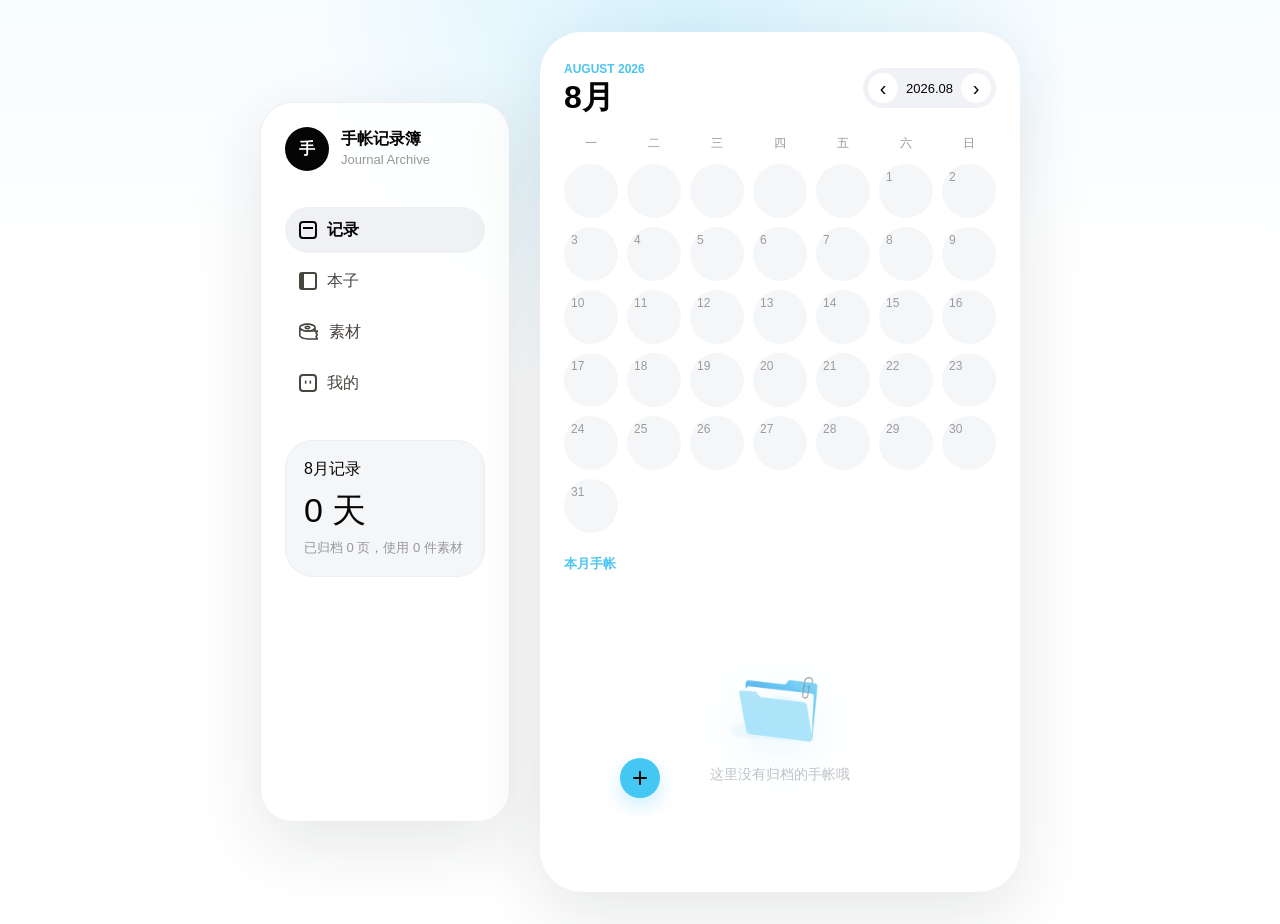
<file: index.html>
<!doctype html>
<html lang="zh-CN">
  <head>
    <meta charset="UTF-8" />
    <meta name="viewport" content="width=device-width, initial-scale=1.0" />
    <title>手帐记录簿</title>
    <link rel="stylesheet" href="./styles.css" />
  </head>
  <body>
    <main class="app-shell">
      <aside class="sidebar">
        <div class="brand">
          <div class="brand-mark">手</div>
          <div>
            <p>手帐记录簿</p>
            <span>Journal Archive</span>
          </div>
        </div>

        <nav class="nav-list" aria-label="主导航">
          <button class="nav-item active" data-view="calendar" type="button">
            <span class="icon calendar-icon"></span>
            记录
          </button>
          <button class="nav-item" data-view="notebooks" type="button">
            <span class="icon book-icon"></span>
            本子
          </button>
          <button class="nav-item" data-view="materials" type="button">
            <span class="icon svg-tab-icon tape-tab-icon" aria-hidden="true">
              <svg viewBox="0 0 22 19" fill="none" xmlns="http://www.w3.org/2000/svg">
                <path d="M16.7954 7.38596C15.1118 8.55782 12.37 9.32176 9.27349 9.32176C4.15338 9.32176 0.00241089 7.23515 0.00241089 4.6615C0.00241089 2.08661 4.15338 0 9.27349 0C14.3936 0 18.5446 2.08661 18.5446 4.66026C18.5446 4.69735 18.5446 4.73196 18.5421 4.76781H18.547V8.97935H16.7954V7.38472V7.38596ZM16.7929 4.66026C16.7929 4.38831 16.5309 3.67753 15.0426 2.92966C13.6569 2.23247 11.6185 1.75162 9.27349 1.75162C6.92729 1.75162 4.89012 2.23371 3.50441 2.92966C2.01609 3.67753 1.75279 4.38831 1.75279 4.66026C1.75279 4.93221 2.01609 5.64299 3.50441 6.39086C4.89012 7.08805 6.92729 7.57014 9.27349 7.57014C11.6197 7.57014 13.6569 7.08805 15.0426 6.3921C16.5309 5.64299 16.7929 4.93221 16.7929 4.6615V4.66026Z" fill="currentColor"/>
                <path d="M10.8286 4.55934L10.8212 4.5717C10.8249 4.56305 10.8274 4.55934 10.8286 4.55934ZM10.7359 4.6607C10.7023 4.68815 10.6672 4.71374 10.6308 4.73735C10.3613 4.91659 9.88665 5.08347 9.27352 5.08347C8.6604 5.08347 8.18572 4.91659 7.91377 4.73735C7.8782 4.71367 7.84395 4.68809 7.81117 4.6607C7.84435 4.63328 7.87902 4.60769 7.915 4.58406C8.18448 4.40606 8.6604 4.23794 9.27352 4.23794C9.88665 4.23794 10.3613 4.40606 10.6308 4.58406C10.6672 4.60767 10.7023 4.63325 10.7359 4.6607ZM7.71846 4.7633C7.71846 4.7633 7.71846 4.75836 7.72464 4.74971L7.71846 4.76207V4.7633ZM10.8212 4.74971L10.8286 4.76207C10.8286 4.7633 10.8249 4.75836 10.8212 4.74971ZM9.27352 6.83508C11.0882 6.83508 12.5604 5.86224 12.5604 4.6607C12.5604 3.46041 11.0894 2.48633 9.27229 2.48633C7.45763 2.48633 5.98662 3.46041 5.98662 4.66194C5.98662 5.861 7.45763 6.83508 9.27352 6.83508Z" fill="currentColor"/>
                <path d="M3.50447 6.39255C2.23989 5.75594 1.8604 5.14652 1.77387 4.81152H0V12.9021C0 14.5758 1.32638 15.8589 2.94202 16.6698C4.57249 17.4894 6.75305 17.9802 9.12027 17.9999H20.9403V16.5438L19.803 14.6005L21.1183 12.5943L19.8327 10.7116L20.9403 9.09105V7.56565H9.12027V7.56936C6.83835 7.54958 4.85928 7.0749 3.50447 6.39255ZM9.12027 9.31603H18.6645L17.7127 10.7104L19.0106 12.6128L17.7424 14.5474L18.7387 16.2483H9.27231C7.06085 16.2483 5.10156 15.7959 3.72821 15.1049C2.30294 14.3892 1.75038 13.5597 1.75038 12.9033V7.38517C3.40681 8.5385 6.08677 9.29502 9.12027 9.31974V9.31479V9.31603Z" fill="currentColor"/>
              </svg>
            </span>
            素材
          </button>
          <button class="nav-item" data-view="profile" type="button">
            <span class="icon svg-tab-icon my-tab-icon" aria-hidden="true">
              <svg viewBox="0 0 18 18" fill="none" xmlns="http://www.w3.org/2000/svg">
                <path d="M4 0V2H14V0V-2H4V0ZM18 4H16V14H18H20V4H18ZM14 18V16H4V18V20H14V18ZM0 14H2V4H0H-2V14H0ZM4 18V16C2.89543 16 2 15.1046 2 14H0H-2C-2 17.3137 0.686291 20 4 20V18ZM18 14H16C16 15.1046 15.1046 16 14 16V18V20C17.3137 20 20 17.3137 20 14H18ZM14 0V2C15.1046 2 16 2.89543 16 4H18H20C20 0.686292 17.3137 -2 14 -2V0ZM4 0V-2C0.686292 -2 -2 0.686291 -2 4H0H2C2 2.89543 2.89543 2 4 2V0Z" fill="currentColor"/>
                <rect x="7.00317" y="5.8916" width="4" height="2" transform="rotate(90 7.00317 5.8916)" fill="currentColor"/>
                <rect x="13.0032" y="5.8916" width="4" height="2" transform="rotate(90 13.0032 5.8916)" fill="currentColor"/>
              </svg>
            </span>
            我的
          </button>
        </nav>

        <section class="month-summary" aria-label="本月概览">
          <p>八月记录</p>
          <strong>0 天</strong>
          <span>已归档 0 页，使用 0 件素材</span>
        </section>
      </aside>

      <section class="phone-frame">
        <nav class="bottom-tabs" aria-label="底部导航">
          <button class="bottom-tab active" data-view="calendar" type="button">
            <span class="icon calendar-icon"></span>
            记录
          </button>
          <button class="bottom-tab" data-view="notebooks" type="button">
            <span class="icon book-icon"></span>
            本子
          </button>
          <button class="bottom-tab" data-view="materials" type="button">
            <span class="icon svg-tab-icon tape-tab-icon" aria-hidden="true">
              <svg viewBox="0 0 22 19" fill="none" xmlns="http://www.w3.org/2000/svg">
                <path d="M16.7954 7.38596C15.1118 8.55782 12.37 9.32176 9.27349 9.32176C4.15338 9.32176 0.00241089 7.23515 0.00241089 4.6615C0.00241089 2.08661 4.15338 0 9.27349 0C14.3936 0 18.5446 2.08661 18.5446 4.66026C18.5446 4.69735 18.5446 4.73196 18.5421 4.76781H18.547V8.97935H16.7954V7.38472V7.38596ZM16.7929 4.66026C16.7929 4.38831 16.5309 3.67753 15.0426 2.92966C13.6569 2.23247 11.6185 1.75162 9.27349 1.75162C6.92729 1.75162 4.89012 2.23371 3.50441 2.92966C2.01609 3.67753 1.75279 4.38831 1.75279 4.66026C1.75279 4.93221 2.01609 5.64299 3.50441 6.39086C4.89012 7.08805 6.92729 7.57014 9.27349 7.57014C11.6197 7.57014 13.6569 7.08805 15.0426 6.3921C16.5309 5.64299 16.7929 4.93221 16.7929 4.6615V4.66026Z" fill="currentColor"/>
                <path d="M10.8286 4.55934L10.8212 4.5717C10.8249 4.56305 10.8274 4.55934 10.8286 4.55934ZM10.7359 4.6607C10.7023 4.68815 10.6672 4.71374 10.6308 4.73735C10.3613 4.91659 9.88665 5.08347 9.27352 5.08347C8.6604 5.08347 8.18572 4.91659 7.91377 4.73735C7.8782 4.71367 7.84395 4.68809 7.81117 4.6607C7.84435 4.63328 7.87902 4.60769 7.915 4.58406C8.18448 4.40606 8.6604 4.23794 9.27352 4.23794C9.88665 4.23794 10.3613 4.40606 10.6308 4.58406C10.6672 4.60767 10.7023 4.63325 10.7359 4.6607ZM7.71846 4.7633C7.71846 4.7633 7.71846 4.75836 7.72464 4.74971L7.71846 4.76207V4.7633ZM10.8212 4.74971L10.8286 4.76207C10.8286 4.7633 10.8249 4.75836 10.8212 4.74971ZM9.27352 6.83508C11.0882 6.83508 12.5604 5.86224 12.5604 4.6607C12.5604 3.46041 11.0894 2.48633 9.27229 2.48633C7.45763 2.48633 5.98662 3.46041 5.98662 4.66194C5.98662 5.861 7.45763 6.83508 9.27352 6.83508Z" fill="currentColor"/>
                <path d="M3.50447 6.39255C2.23989 5.75594 1.8604 5.14652 1.77387 4.81152H0V12.9021C0 14.5758 1.32638 15.8589 2.94202 16.6698C4.57249 17.4894 6.75305 17.9802 9.12027 17.9999H20.9403V16.5438L19.803 14.6005L21.1183 12.5943L19.8327 10.7116L20.9403 9.09105V7.56565H9.12027V7.56936C6.83835 7.54958 4.85928 7.0749 3.50447 6.39255ZM9.12027 9.31603H18.6645L17.7127 10.7104L19.0106 12.6128L17.7424 14.5474L18.7387 16.2483H9.27231C7.06085 16.2483 5.10156 15.7959 3.72821 15.1049C2.30294 14.3892 1.75038 13.5597 1.75038 12.9033V7.38517C3.40681 8.5385 6.08677 9.29502 9.12027 9.31974V9.31479V9.31603Z" fill="currentColor"/>
              </svg>
            </span>
            素材
          </button>
          <button class="bottom-tab" data-view="profile" type="button">
            <span class="icon svg-tab-icon my-tab-icon" aria-hidden="true">
              <svg viewBox="0 0 18 18" fill="none" xmlns="http://www.w3.org/2000/svg">
                <path d="M4 0V2H14V0V-2H4V0ZM18 4H16V14H18H20V4H18ZM14 18V16H4V18V20H14V18ZM0 14H2V4H0H-2V14H0ZM4 18V16C2.89543 16 2 15.1046 2 14H0H-2C-2 17.3137 0.686291 20 4 20V18ZM18 14H16C16 15.1046 15.1046 16 14 16V18V20C17.3137 20 20 17.3137 20 14H18ZM14 0V2C15.1046 2 16 2.89543 16 4H18H20C20 0.686292 17.3137 -2 14 -2V0ZM4 0V-2C0.686292 -2 -2 0.686291 -2 4H0H2C2 2.89543 2.89543 2 4 2V0Z" fill="currentColor"/>
                <rect x="7.00317" y="5.8916" width="4" height="2" transform="rotate(90 7.00317 5.8916)" fill="currentColor"/>
                <rect x="13.0032" y="5.8916" width="4" height="2" transform="rotate(90 13.0032 5.8916)" fill="currentColor"/>
              </svg>
            </span>
            我的
          </button>
        </nav>

        <section class="view active" id="calendar-view">
          <div class="view-head">
            <div>
              <span class="eyebrow" id="calendar-eyebrow">August 2026</span>
              <h1 id="calendar-title">8月</h1>
            </div>
            <div class="month-switcher" aria-label="月份切换">
              <button type="button" id="prev-month" aria-label="上个月">‹</button>
              <strong id="month-code">2026.08</strong>
              <button type="button" id="next-month" aria-label="下个月">›</button>
            </div>
          </div>

          <div class="week-row" aria-hidden="true">
            <span>一</span><span>二</span><span>三</span><span>四</span><span>五</span><span>六</span><span>日</span>
          </div>

          <div class="calendar-grid" id="calendar-grid" aria-label="手帐日历"></div>

          <button class="home-add-button" id="home-add-button" type="button" aria-label="新增手帐记录">
            <span class="plus-icon"></span>
          </button>

          <section class="entry-list-block" aria-label="手帐卡片">
            <div class="entry-list-head">
              <p id="entry-list-kicker">本月手帐</p>
              <button class="clear-filter" id="clear-filter" type="button">全部</button>
            </div>
            <div class="entry-card-list" id="entry-card-list"></div>
          </section>
        </section>

        <section class="view" id="notebooks-view">
          <div class="view-head">
            <div>
              <span class="eyebrow">Notebook</span>
              <h1>我的本子</h1>
            </div>
            <button class="text-button" data-view="notebook-detail" type="button">新增本子</button>
          </div>

          <div class="filter-row notebook-tabs" aria-label="本子状态">
            <button class="active" type="button" data-notebook-filter="all">全部</button>
            <button type="button" data-notebook-filter="writing">正在写</button>
            <button type="button" data-notebook-filter="archived">已归档</button>
          </div>

          <div class="notebook-shelf" aria-label="我的本子列表">
            <div class="empty-state" data-empty-state="notebooks">
              <img src="./assets/empty-states/notebook-box.png" alt="" />
              <p>这里还没有本子哦</p>
            </div>
          </div>
        </section>

        <section class="view record-view notebook-info-view" id="notebook-info-view">
          <header class="subpage-head centered-subpage-head">
            <button class="back-button" data-view="notebooks" type="button" aria-label="返回我的本子">‹</button>
            <h1>本子详情</h1>
            <button class="text-button notebook-action-trigger" id="notebook-action-trigger" type="button">编辑</button>
          </header>

          <article class="notebook-info-card">
            <div class="notebook-info-cover" id="notebook-info-cover"></div>
            <h2 id="notebook-info-name">未命名本子</h2>
            <p id="notebook-info-meta" hidden></p>
          </article>

          <section class="notebook-archive-section">
            <p class="entry-list-kicker">归档手帐</p>
            <div class="entry-card-list" id="notebook-info-entry-list"></div>
          </section>
        </section>

        <section class="view record-view" id="notebook-edit-view">
          <header class="subpage-head centered-subpage-head">
            <button class="back-button" data-view="notebook-info" type="button" aria-label="返回本子详情">‹</button>
            <h1>编辑本子</h1>
          </header>

          <form class="entry-form notebook-edit-form" id="notebook-edit-form">
            <button class="upload-box compact-upload notebook-edit-upload-trigger" type="button" aria-label="修改本子封面">
              <div class="notebook-edit-cover-preview" id="notebook-edit-cover-preview"></div>
              <div>
                <strong>修改本子封面</strong>
                <small id="notebook-edit-upload-hint">拍摄封面或从相簿选择</small>
              </div>
            </button>
            <div class="form-grid">
              <label>
                本子名称
                <input id="notebook-edit-name" type="text" required />
              </label>
              <label>
                品牌
                <input id="notebook-edit-brand" type="text" />
              </label>
              <label>
                规格
                <input id="notebook-edit-spec" type="text" />
              </label>
              <label>
                本子状态
                <select id="notebook-edit-status">
                  <option value="writing">正在写</option>
                  <option value="archived">已归档</option>
                </select>
              </label>
            </div>

            <button class="primary-button notebook-bottom-action" type="submit">保存修改</button>
          </form>
        </section>

        <section class="view record-view" id="notebook-detail-view">
          <header class="subpage-head centered-subpage-head">
            <button class="back-button" data-view="notebooks" type="button" aria-label="返回我的本子">‹</button>
            <h1>新增本子</h1>
          </header>

          <div class="detail-switch" aria-label="新增本子方式">
            <button class="active" type="button" data-notebook-mode="library">从素材库添加</button>
            <button type="button" data-notebook-mode="new">新建本子</button>
          </div>

          <section class="notebook-detail-panel active" data-notebook-panel="library">
            <div class="library-notebook-picker" aria-label="从素材库选择本子">
              <p class="empty-note">素材库里还没有本子素材。</p>
            </div>
            <button class="primary-button notebook-bottom-action" type="button" disabled>添加本子</button>
          </section>

          <form class="entry-form notebook-detail-panel" id="notebook-new-form" data-notebook-panel="new">
            <button class="upload-box compact-upload notebook-upload-trigger" type="button" aria-label="上传本子封面">
              <div class="notebook-new-cover-preview" id="notebook-new-cover-preview"></div>
              <div>
                <span class="upload-icon"></span>
                <strong>上传本子封面</strong>
                <small id="notebook-upload-hint">拍摄封面或从相簿选择</small>
              </div>
            </button>
            <div class="form-grid">
              <label>
                本子名称
                <input id="notebook-new-name" type="text" required />
              </label>
              <label>
                品牌
                <input id="notebook-new-brand" type="text" />
              </label>
              <label>
                规格
                <input id="notebook-new-spec" type="text" />
              </label>
            </div>

            <button class="primary-button notebook-bottom-action" type="submit">添加本子</button>
          </form>
        </section>

        <section class="view" id="materials-view">
          <div class="view-head">
            <div>
              <span class="eyebrow">Materials</span>
              <h1>我的素材</h1>
            </div>
            <button class="text-button" data-view="material-detail" type="button">新增素材</button>
          </div>

          <div class="filter-row material-tabs" aria-label="素材类型">
            <button class="active" type="button" data-material-tab="all">全部</button>
            <button type="button" data-material-tab="notebooks">本子</button>
            <button type="button" data-material-tab="notes">便签</button>
            <button type="button" data-material-tab="stickers">贴纸</button>
            <button type="button" data-material-tab="tapes">胶带</button>
          </div>

          <div class="material-list active" data-material-panel="all">
            <div class="empty-state" data-empty-state="notes">
              <img src="./assets/empty-states/notes.png" alt="" />
              <p>这里还没有素材哦</p>
            </div>
          </div>

          <div class="material-list" data-material-panel="notebooks">
            <div class="empty-state" data-empty-state="notebooks">
              <img src="./assets/empty-states/notebook-box.png" alt="" />
              <p>这里还没有本子哦</p>
            </div>
          </div>

          <div class="material-list" data-material-panel="notes">
            <div class="empty-state" data-empty-state="notes">
              <img src="./assets/empty-states/notes.png" alt="" />
              <p>这里还没有便签哦</p>
            </div>
          </div>

          <div class="material-list" data-material-panel="stickers">
            <div class="empty-state" data-empty-state="stickers">
              <img src="./assets/empty-states/stickers.png" alt="" />
              <p>这里还没有贴纸哦</p>
            </div>
          </div>

          <div class="material-list" data-material-panel="tapes">
            <div class="empty-state" data-empty-state="tapes">
              <img src="./assets/empty-states/tape.png" alt="" />
              <p>这里还没有胶带哦</p>
            </div>
          </div>
        </section>

        <section class="view record-view" id="material-detail-view">
          <header class="subpage-head centered-subpage-head">
            <button class="back-button" data-view="materials" type="button" aria-label="返回我的素材">‹</button>
            <h1 id="material-detail-title">新增素材</h1>
          </header>

          <section class="material-upload-field" aria-label="上传素材图片">
            <button class="material-upload-trigger" type="button" aria-label="上传素材图片">
              <div class="material-detail-preview" id="material-detail-preview"></div>
            </button>
            <button class="material-image-remove" id="material-image-remove" type="button" aria-label="删除素材图片"></button>
          </section>

          <form class="entry-form" id="material-detail-form">
            <div class="form-grid">
              <div class="form-field">
                素材类型
                <span class="select-control" data-select id="material-type-select">
                  <button type="button" aria-haspopup="listbox" aria-expanded="false">
                    <span>本子</span>
                  </button>
                  <span class="select-menu" role="listbox">
                    <button class="active" type="button" data-value="本子">本子</button>
                    <button type="button" data-value="便签">便签</button>
                    <button type="button" data-value="贴纸">贴纸</button>
                    <button type="button" data-value="胶带">胶带</button>
                  </span>
                  <input type="hidden" value="本子" />
                </span>
              </div>
              <label>
                名称
                <input id="material-name-input" type="text" required />
              </label>
              <label>
                品牌
                <input id="material-brand-input" type="text" />
              </label>
              <label>
                购买日期
                <span class="date-control">
                  <input id="material-date-input" type="date" />
                </span>
              </label>
              <label>
                价格
                <input id="material-price-input" type="number" step="0.01" inputmode="decimal" />
              </label>
            </div>

            <label>
              Note
              <textarea id="material-note-input"></textarea>
            </label>

            <button class="primary-button" id="material-save-button" type="submit">保存素材</button>
          </form>
        </section>

        <section class="view" id="profile-view">
          <div class="view-head">
            <div>
              <span class="eyebrow">Profile</span>
              <h1>我的</h1>
            </div>
          </div>

          <section class="profile-hero">
            <div class="profile-avatar">W</div>
            <div>
              <h2>Yichun 的手帐档案</h2>
              <p>还没有归档手帐，先从一张照片开始。</p>
            </div>
          </section>

          <section class="profile-stats profile-card-grid" aria-label="我的数据">
            <article class="profile-stat-card profile-collection-card">
              <div>
                <span>归档手帐</span>
                <strong><span class="metric-number">0</span><span class="metric-unit">页</span></strong>
              </div>
              <div class="profile-card-stage notebook-stage" aria-hidden="true">
                <i></i>
                <i></i>
                <i></i>
              </div>
            </article>
            <article class="profile-stat-card profile-collection-card">
              <div>
                <span>我的素材</span>
                <strong><span class="metric-number">0</span><span class="metric-unit">件</span></strong>
              </div>
              <div class="profile-card-stage tape-stage" aria-hidden="true">
                <i></i>
                <i></i>
                <i></i>
              </div>
            </article>
            <article class="profile-stat-card profile-collection-card">
              <div>
                <span>我的本子</span>
                <strong><span class="metric-number">0</span><span class="metric-unit">本</span></strong>
              </div>
              <div class="profile-card-stage shelf-stage" aria-hidden="true">
                <i></i>
                <i></i>
                <i></i>
              </div>
            </article>
            <article class="profile-stat-card profile-spend-card">
              <span>今年花在手帐上</span>
              <strong><span class="metric-unit currency-symbol">¥</span><span class="metric-number">0</span></strong>
              <small>素材 · 本子 · 工具</small>
            </article>
          </section>
        </section>

        <section class="view record-view" id="record-view">
          <header class="subpage-head">
            <button class="back-button" id="record-back" type="button" aria-label="返回日历">‹</button>
            <div>
              <span class="eyebrow">New Page</span>
              <h1>记录手帐</h1>
            </div>
          </header>

          <form class="entry-form">
            <section class="scan-result active" id="scan-result" aria-live="polite">
              <div class="scan-result-image paper-collage blue"></div>
              <div>
                <p id="scan-status">扫描完成</p>
                <h2>手帐页预览</h2>
                <span>已自动检测页面边缘并完成校正</span>
              </div>
            </section>

            <div class="form-grid">
              <label>
                日期
                <input id="record-date-input" type="date" />
              </label>
              <label>
                标题
                <input id="record-title-input" type="text" />
              </label>
              <label>
                选择本子
                <select id="record-notebook-select">
                  <option value="">暂无本子</option>
                </select>
              </label>
              <label>
                页码
                <input id="record-page-input" type="number" />
              </label>
              <label>
                页面类型
                <select>
                  <option>单页</option>
                  <option>跨页</option>
                  <option>正面</option>
                  <option>背面</option>
                </select>
              </label>
            </div>

            <button class="primary-button" id="record-save-button" type="button">保存到本子和日历</button>
          </form>
        </section>

        <input id="scan-input" class="hidden-file-input" type="file" accept="image/*" />
        <input id="notebook-image-input" class="hidden-file-input" type="file" accept="image/*" />
        <input id="notebook-edit-image-input" class="hidden-file-input" type="file" accept="image/*" />
        <input id="material-image-input" class="hidden-file-input" type="file" accept="image/*" />

        <section class="notebook-action-modal" id="notebook-action-modal" aria-hidden="true">
          <article class="notebook-action-sheet" role="dialog" aria-modal="true" aria-label="本子操作">
            <button type="button" id="notebook-edit-info">编辑本子信息</button>
            <button type="button" id="notebook-toggle-status">归入已归档</button>
          </article>
        </section>

        <section class="confirm-modal" id="material-delete-modal" aria-hidden="true">
          <article class="confirm-sheet" role="dialog" aria-modal="true" aria-labelledby="material-delete-title">
            <h2 id="material-delete-title">删除这个素材？</h2>
            <p>删除后会从素材列表和我的档案里移除。</p>
            <div class="confirm-actions">
              <button class="secondary-button" id="material-delete-cancel" type="button">取消</button>
              <button class="danger-button" id="material-delete-confirm" type="button">删除</button>
            </div>
          </article>
        </section>

        <section class="document-scanner" id="document-scanner" aria-hidden="true">
          <header class="scanner-head">
            <button class="scanner-text-button" id="scanner-cancel" type="button">取消</button>
            <h1>调整页面边界</h1>
            <button class="scanner-text-button" id="scanner-retake" type="button">重选</button>
          </header>

          <div class="scanner-stage" id="scanner-stage">
            <img id="scanner-image" alt="待扫描手帐页" />
            <svg class="scanner-overlay" id="scanner-overlay" viewBox="0 0 100 100" preserveAspectRatio="none" aria-hidden="true">
              <polygon id="scanner-polygon" points="10,10 90,10 90,90 10,90"></polygon>
            </svg>
            <button class="scanner-handle" data-corner="tl" type="button" aria-label="左上角"></button>
            <button class="scanner-handle" data-corner="tr" type="button" aria-label="右上角"></button>
            <button class="scanner-handle" data-corner="br" type="button" aria-label="右下角"></button>
            <button class="scanner-handle" data-corner="bl" type="button" aria-label="左下角"></button>
          </div>

          <p class="scanner-helper">拖动四个角贴住手帐页边缘，完成后会生成扫描预览。</p>
          <button class="primary-button scanner-finish" id="scanner-finish" type="button">完成扫描</button>
        </section>

        <section class="story-viewer" id="story-viewer" aria-hidden="true">
          <button class="story-close" id="story-close" type="button" aria-label="关闭详情"></button>
          <div class="story-stage">
            <div class="story-paper paper-collage" id="story-paper"></div>
          </div>
          <article class="story-caption">
            <p id="story-date"></p>
            <h2 id="story-title"></h2>
            <span id="story-meta"></span>
          </article>
        </section>
      </section>
    </main>

    <script src="./script.js"></script>
  </body>
</html>
</file>
<file: styles.css>
:root {
  color-scheme: light;
  --app-font: "PingFang SC", "PingFang TC", "PingFang HK", -apple-system, BlinkMacSystemFont, "Helvetica Neue", Arial, sans-serif;
  --number-font: var(--app-font);
  --ink: #050505;
  --muted: #96979c;
  --paper: #ffffff;
  --paper-deep: #f4f5f7;
  --line: #eceef2;
  --green: #44c7f3;
  --red: #34bfee;
  --blue: #4bc5f2;
  --pink: #f4d7e6;
  --gold: #ffd447;
  --shadow: 0 22px 70px rgba(30, 36, 44, 0.11);
  --soft-shadow: 0 18px 48px rgba(38, 45, 56, 0.1);
}

* {
  box-sizing: border-box;
}

[hidden] {
  display: none !important;
}

body {
  margin: 0;
  min-height: 100vh;
  background:
    radial-gradient(circle at 54% 5%, rgba(64, 199, 243, 0.18), transparent 34%),
    linear-gradient(180deg, #f7fcff 0%, #ffffff 30%, #ffffff 100%);
  color: var(--ink);
  font-family: var(--app-font);
}

button,
input,
select,
textarea {
  -webkit-appearance: none;
  appearance: none;
  font: inherit;
  color: inherit;
}

button {
  cursor: pointer;
}

.app-shell {
  display: grid;
  grid-template-columns: 250px minmax(360px, 480px);
  gap: 30px;
  align-items: center;
  justify-content: center;
  min-height: 100vh;
  padding: 32px;
}

.sidebar {
  min-height: 720px;
  padding: 24px;
  border: 1px solid rgba(235, 237, 241, 0.9);
  border-radius: 32px;
  background: rgba(255, 255, 255, 0.86);
  box-shadow: var(--shadow);
  backdrop-filter: blur(18px);
}

.brand {
  display: flex;
  gap: 12px;
  align-items: center;
  margin-bottom: 36px;
}

.brand-mark {
  display: grid;
  width: 44px;
  height: 44px;
  place-items: center;
  border-radius: 50%;
  background: #050505;
  color: white;
  font-weight: 700;
}

.brand p,
.brand span,
.month-summary p,
.month-summary span,
.notebook-feature p,
.material-card p {
  margin: 0;
}

.brand p {
  font-weight: 700;
}

.brand span,
.month-summary span,
.notebook-feature span,
.material-card p,
.material-card span,
.link-panel p,
.upload-box small {
  color: var(--muted);
  font-size: 13px;
  line-height: 1.5;
}

.nav-list {
  display: grid;
  gap: 5px;
}

.nav-item {
  display: flex;
  align-items: center;
  gap: 10px;
  width: 100%;
  min-height: 46px;
  padding: 0 14px;
  border: 0;
  border-radius: 999px;
  background: transparent;
  color: #48443e;
  text-align: left;
}

.nav-item.active {
  background: #f0f1f4;
  color: var(--ink);
  font-weight: 700;
}

.icon {
  position: relative;
  width: 18px;
  height: 18px;
  flex: 0 0 auto;
}

.svg-tab-icon {
  display: grid;
  place-items: center;
}

.svg-tab-icon svg {
  display: block;
  width: 100%;
  height: 100%;
}

.tape-tab-icon {
  width: 20px;
  height: 20px;
}

.my-tab-icon {
  width: 18px;
  height: 18px;
  border: 2px solid currentColor;
  border-radius: 4px;
}

.my-tab-icon svg > path {
  display: none;
}

.calendar-icon {
  border: 2px solid currentColor;
  border-radius: 4px;
}

.calendar-icon::before {
  position: absolute;
  top: 4px;
  left: 2px;
  right: 2px;
  height: 2px;
  background: currentColor;
  content: "";
}

.book-icon {
  border: 2px solid currentColor;
  border-left-width: 5px;
  border-radius: 3px;
}

.tape-icon {
  border: 2px solid currentColor;
  border-radius: 50%;
}

.tape-icon::before {
  position: absolute;
  inset: 4px;
  border: 2px solid currentColor;
  border-radius: 50%;
  content: "";
}

.plus-icon::before,
.plus-icon::after {
  position: absolute;
  inset: 8px 2px auto;
  height: 2px;
  border-radius: 2px;
  background: currentColor;
  content: "";
}

.plus-icon::after {
  transform: rotate(90deg);
}

.user-icon {
  border: 2px solid currentColor;
  border-radius: 50%;
}

.user-icon::before,
.user-icon::after {
  position: absolute;
  left: 50%;
  border-radius: 50%;
  background: currentColor;
  content: "";
  transform: translateX(-50%);
}

.user-icon::before {
  top: 3px;
  width: 5px;
  height: 5px;
}

.user-icon::after {
  bottom: 3px;
  width: 10px;
  height: 5px;
}

.month-summary {
  margin-top: 34px;
  padding: 18px;
  border-radius: 28px;
  background: #f5f6f8;
  border: 1px solid var(--line);
}

.month-summary strong {
  display: block;
  margin: 8px 0 4px;
  font-size: 34px;
}

.phone-frame {
  position: relative;
  overflow: hidden;
  min-height: 760px;
  max-height: 860px;
  border: 0;
  border-radius: 42px;
  background: var(--paper);
  box-shadow: var(--shadow);
}

.mobile-topbar {
  display: none;
}

.bottom-tabs {
  display: none;
}

.view {
  display: none;
  min-height: 736px;
  padding: 30px 24px 116px;
}

.view.active {
  display: block;
}

.view-head {
  display: flex;
  align-items: center;
  justify-content: space-between;
  gap: 16px;
  margin-bottom: 20px;
}

.eyebrow {
  display: block;
  margin-bottom: 4px;
  color: var(--blue);
  font-size: 12px;
  font-weight: 700;
  letter-spacing: 0;
  text-transform: uppercase;
}

h1,
h2 {
  margin: 0;
  letter-spacing: 0;
}

h1 {
  font-size: 32px;
  line-height: 1.08;
  font-weight: 700;
}

h2 {
  font-size: 20px;
  line-height: 1.2;
  font-weight: 700;
}

.month-switcher strong,
.day-cell span,
.day-cell small,
.calendar-strip strong,
.month-summary strong,
.notebook-cover .cover-mark,
.notebook-cover .scan-count,
.page-thumb span,
.material-card p,
.profile-stat-card strong,
.profile-stat-card small,
input[type="date"],
input[type="number"],
#story-date,
#story-meta {
  font-family: var(--number-font);
  font-weight: 540;
}

.month-switcher {
  display: flex;
  align-items: center;
  gap: 8px;
  padding: 5px;
  border: 0;
  border-radius: 999px;
  background: #f1f2f5;
}

.month-switcher button,
.round-button {
  display: grid;
  width: 30px;
  height: 30px;
  place-items: center;
  border: 0;
  border-radius: 50%;
  background: #ffffff;
  color: var(--ink);
  font-size: 20px;
}

.month-switcher button:disabled {
  color: #c8c9ce;
}

.search-pill {
  display: flex;
  align-items: center;
  gap: 12px;
  height: 62px;
  margin: 24px 0 34px;
  padding: 0 24px;
  border-radius: 999px;
  background: #f0f1f4;
  color: var(--muted);
}

.search-pill input {
  height: auto;
  padding: 0;
  border: 0;
  background: transparent;
  color: var(--ink);
  font-size: 26px;
  font-weight: 700;
}

.search-pill input::placeholder {
  color: #9b9ca1;
}

.search-icon {
  position: relative;
  width: 28px;
  height: 28px;
  flex: 0 0 auto;
  border: 4px solid #050505;
  border-radius: 50%;
}

.search-icon::after {
  position: absolute;
  right: -9px;
  bottom: -7px;
  width: 13px;
  height: 4px;
  border-radius: 999px;
  background: #050505;
  content: "";
  transform: rotate(45deg);
}

.month-switcher strong {
  font-size: 13px;
}

.calendar-strip {
  display: grid;
  grid-template-columns: repeat(3, 1fr);
  gap: 10px;
  margin-bottom: 18px;
}

.calendar-strip div {
  padding: 14px 10px;
  border: 1px solid var(--line);
  border-radius: 8px;
  background: #fffaf0;
}

.calendar-strip strong,
.calendar-strip span {
  display: block;
  text-align: center;
}

.calendar-strip strong {
  font-size: 20px;
}

.calendar-strip span {
  color: var(--muted);
  font-size: 12px;
}

.week-row,
.calendar-grid {
  display: grid;
  grid-template-columns: repeat(7, minmax(0, 1fr));
  gap: 9px;
}

.week-row {
  margin-top: 10px;
  margin-bottom: 12px;
  color: var(--muted);
  font-size: 12px;
  text-align: center;
}

.day-cell {
  position: relative;
  display: grid;
  aspect-ratio: 1;
  min-width: 0;
  place-items: center;
  border: 0;
  border-radius: 50%;
  background: #f5f6f8;
  color: #9a9ba0;
  font-weight: 700;
}

.day-cell.has-entry {
  overflow: hidden;
  border-color: transparent;
  color: #fff;
  box-shadow: inset 0 -34px 28px rgba(0, 0, 0, 0.2);
}

.day-cell.today {
  outline: 4px solid rgba(68, 199, 243, 0.28);
  outline-offset: 2px;
}

.day-cell.selected {
  outline: 3px solid #050505;
  outline-offset: 2px;
}

.day-cell span {
  position: absolute;
  top: 6px;
  left: 7px;
  z-index: 2;
  font-size: 12px;
  font-weight: 540;
}

.day-cell small {
  position: absolute;
  right: 6px;
  bottom: 5px;
  z-index: 2;
  min-width: 18px;
  height: 18px;
  padding: 0 4px;
  border-radius: 999px;
  background: rgba(255, 255, 255, 0.88);
  color: var(--ink);
  font-size: 11px;
  font-weight: 540;
  line-height: 18px;
  text-align: center;
}

.day-art {
  position: absolute;
  inset: 0;
}

.home-add-button {
  position: fixed;
  left: 50%;
  bottom: 102px;
  z-index: 24;
  display: grid;
  width: 40px;
  height: 40px;
  place-items: center;
  margin: 0;
  border: 0;
  border-radius: 50%;
  background: #44c7f3;
  color: #050505;
  box-shadow: 0 8px 18px rgba(68, 199, 243, 0.28);
  transform: translateX(-50%);
}

.home-add-button .plus-icon {
  width: 16px;
  height: 16px;
}

.home-add-button .plus-icon::before,
.home-add-button .plus-icon::after {
  top: 50%;
  left: 50%;
  right: auto;
  width: 14px;
  height: 2px;
  background: currentColor;
  transform: translate(-50%, -50%);
}

.home-add-button .plus-icon::after {
  transform: translate(-50%, -50%) rotate(90deg);
}

.subpage-head {
  display: flex;
  align-items: center;
  gap: 16px;
  margin-bottom: 22px;
}

.back-button {
  display: grid;
  width: 44px;
  height: 44px;
  flex: 0 0 auto;
  place-items: center;
  border: 0;
  border-radius: 50%;
  background: #f0f1f4;
  color: #050505;
  font-size: 34px;
  line-height: 1;
}

#calendar-title {
  font-family: var(--app-font);
  font-size: 32px;
  font-weight: 700;
}

.hidden-file-input {
  position: absolute;
  width: 1px;
  height: 1px;
  opacity: 0;
  pointer-events: none;
}

.paper-collage,
.day-art.paper-collage {
  background:
    linear-gradient(118deg, transparent 54%, rgba(154, 79, 79, 0.62) 55% 68%, transparent 69%),
    linear-gradient(28deg, rgba(255, 255, 255, 0.85) 0 24%, transparent 25%),
    radial-gradient(circle at 72% 25%, rgba(185, 139, 76, 0.8) 0 15%, transparent 16%),
    linear-gradient(135deg, #385f56, #d6c29d);
}

.day-art.blue,
.paper-collage.blue {
  background:
    linear-gradient(118deg, transparent 52%, rgba(255, 255, 255, 0.65) 53% 64%, transparent 65%),
    repeating-linear-gradient(90deg, rgba(255, 255, 255, 0.35) 0 6px, transparent 6px 13px),
    linear-gradient(135deg, var(--blue), #d8ded2);
}

.day-art.rose,
.paper-collage.rose {
  background:
    radial-gradient(circle at 25% 25%, rgba(255, 255, 255, 0.76) 0 16%, transparent 17%),
    linear-gradient(45deg, rgba(49, 95, 85, 0.45) 0 25%, transparent 26%),
    linear-gradient(135deg, var(--pink), #f3d7b5);
}

.entry-card,
.notebook-feature,
.material-card,
.link-panel {
  display: flex;
  gap: 14px;
  align-items: center;
  margin-top: 22px;
  padding: 14px;
  width: 100%;
  border: 1px solid rgba(235, 237, 241, 0.9);
  border-radius: 30px;
  background: #ffffff;
  color: var(--ink);
  text-align: left;
  box-shadow: var(--soft-shadow);
  font: inherit;
}

.entry-list-block {
  margin-top: 22px;
}

.entry-list-head {
  display: flex;
  align-items: center;
  justify-content: space-between;
  gap: 12px;
  margin-bottom: 12px;
}

.entry-list-head p {
  margin: 0;
  color: var(--blue);
  font-size: 13px;
  font-weight: 700;
}

.clear-filter {
  min-height: 32px;
  padding: 0 14px;
  border: 0;
  border-radius: 999px;
  background: #f0f1f4;
  color: #050505;
  font-size: 13px;
  font-weight: 700;
}

.clear-filter[hidden] {
  display: none;
}

.entry-card-list {
  display: grid;
  gap: 12px;
  min-height: 270px;
}

.empty-note {
  margin: 24px 0 0;
  color: #c1c3c8;
  font-size: 14px;
  font-weight: 400;
  text-align: center;
}

.empty-state {
  align-self: center;
  display: grid;
  justify-items: center;
  gap: 10px;
  margin: auto;
  padding: 4px 12px;
  color: #c1c3c8;
  font-size: 14px;
  font-weight: 400;
  text-align: center;
}

.empty-state img {
  display: block;
  width: 138px;
  max-width: 72%;
  height: auto;
  object-fit: contain;
  filter: drop-shadow(0 14px 22px rgba(75, 197, 242, 0.12));
}

.entry-card-list .empty-state {
  margin: auto;
}

.notebook-shelf .empty-state,
.material-list .empty-state {
  grid-column: 1 / -1;
}

.notebook-shelf .empty-state img {
  width: 150px;
}

.material-list .empty-state img {
  width: 132px;
}

.empty-state p {
  margin: 0;
}

.entry-card {
  margin-top: 0;
  align-items: center;
  gap: 10px;
  min-height: 128px;
  padding: 0 12px;
  overflow: visible;
  appearance: none;
}

.entry-card > div:not(.scan-preview) {
  display: grid;
  align-content: center;
  gap: 2px;
  min-height: 96px;
  padding: 10px 0;
}

.entry-card h2 {
  margin: 0;
  font-size: 18px;
  font-weight: 700;
  line-height: 1.22;
}

.scan-preview {
  width: 92px;
  height: 120px;
  flex: 0 0 auto;
  border: 7px solid #ffffff;
  border-radius: 22px;
  margin-top: -8px;
  margin-bottom: 8px;
  box-shadow: 0 18px 34px rgba(36, 43, 53, 0.18);
  transform: rotate(-3deg);
}

.entry-card p {
  margin: 0;
  color: var(--blue);
  font-size: 14px;
  font-weight: 540;
  line-height: 1.25;
}

.entry-card span {
  margin: 0;
  color: var(--muted);
  font-size: 14px;
  font-weight: 540;
  line-height: 1.25;
}

.notebook-feature p {
  color: var(--blue);
  font-size: 12px;
  font-weight: 700;
}

.text-button,
.primary-button {
  border: 0;
  border-radius: 999px;
  font-weight: 700;
}

.text-button {
  padding: 10px 12px;
  background: #f0f1f4;
  color: #050505;
}

.primary-button {
  min-height: 46px;
  padding: 0 18px;
  background: #050505;
  color: white;
}

.primary-button:disabled {
  cursor: not-allowed;
  background: #d9dde4;
  color: rgba(5, 5, 5, 0.5);
}

.notebook-feature {
  align-items: stretch;
  margin-top: 0;
}

.notebook-cover {
  position: relative;
  display: grid;
  width: 112px;
  min-height: 150px;
  place-items: end center;
  padding: 18px 12px;
  border: 8px solid #ffffff;
  border-radius: 24px;
  background:
    linear-gradient(90deg, rgba(0, 0, 0, 0.15) 0 7px, transparent 8px),
    linear-gradient(135deg, #dff7ff, #ffffff 42%, #44c7f3);
  color: #050505;
  font-weight: 700;
  overflow: hidden;
  box-shadow: var(--soft-shadow);
}

.notebook-cover.travel {
  background:
    linear-gradient(90deg, rgba(0, 0, 0, 0.15) 0 7px, transparent 8px),
    linear-gradient(135deg, #f4d7e6, #ffffff 42%, #ffd447);
}

.notebook-cover.daily {
  background:
    linear-gradient(90deg, rgba(0, 0, 0, 0.15) 0 7px, transparent 8px),
    linear-gradient(135deg, #f5f6f8, #ffffff 42%, #d8ded2);
}

.notebook-cover.default-cover-paper {
  background:
    linear-gradient(90deg, rgba(0, 0, 0, 0.15) 0 7px, transparent 8px),
    linear-gradient(118deg, transparent 54%, rgba(154, 79, 79, 0.62) 55% 68%, transparent 69%),
    linear-gradient(28deg, rgba(255, 255, 255, 0.85) 0 24%, transparent 25%),
    radial-gradient(circle at 72% 25%, rgba(185, 139, 76, 0.8) 0 15%, transparent 16%),
    linear-gradient(135deg, #385f56, #d6c29d);
}

.notebook-cover.default-cover-blue {
  background:
    linear-gradient(90deg, rgba(0, 0, 0, 0.15) 0 7px, transparent 8px),
    linear-gradient(118deg, transparent 52%, rgba(255, 255, 255, 0.65) 53% 64%, transparent 65%),
    repeating-linear-gradient(90deg, rgba(255, 255, 255, 0.35) 0 6px, transparent 6px 13px),
    linear-gradient(135deg, var(--blue), #d8ded2);
}

.notebook-cover.default-cover-rose {
  background:
    linear-gradient(90deg, rgba(0, 0, 0, 0.15) 0 7px, transparent 8px),
    radial-gradient(circle at 25% 25%, rgba(255, 255, 255, 0.76) 0 16%, transparent 17%),
    linear-gradient(45deg, rgba(49, 95, 85, 0.45) 0 25%, transparent 26%),
    linear-gradient(135deg, var(--pink), #f3d7b5);
}

.page-grid {
  display: grid;
  grid-template-columns: repeat(3, 1fr);
  gap: 14px;
  margin-top: 18px;
}

.page-thumb {
  position: relative;
  aspect-ratio: 0.72;
  border: 8px solid #ffffff;
  border-radius: 24px;
  overflow: hidden;
  background: #f5f6f8;
  box-shadow: var(--soft-shadow);
}

.page-thumb span {
  position: absolute;
  right: 7px;
  bottom: 6px;
  padding: 2px 6px;
  border-radius: 999px;
  background: rgba(255, 255, 255, 0.9);
  color: var(--ink);
  font-size: 11px;
  font-weight: 700;
}

.page-thumb.fresh {
  background:
    repeating-linear-gradient(0deg, rgba(106, 135, 168, 0.18) 0 1px, transparent 1px 18px),
    #f7f8fa;
}

.page-thumb.blank {
  background: #f6f7f9;
}

.link-panel {
  display: block;
}

.link-panel p {
  margin: 8px 0 14px;
}

.detail-preview > div:last-child {
  min-width: 0;
}

.notebook-shelf {
  display: grid;
  grid-template-columns: repeat(3, minmax(0, 1fr));
  align-content: center;
  gap: 12px;
  min-height: calc(100dvh - 300px);
}

.notebook-shelf.has-visible-notebooks {
  align-content: start;
  min-height: 0;
}

.notebook-tabs {
  margin-bottom: 18px;
}

.shelf-notebook-card {
  position: relative;
  display: grid;
  justify-items: center;
  grid-template-rows: 160px auto;
  gap: 5px;
  min-width: 0;
  text-align: center;
}

.shelf-notebook-card .notebook-cover {
  align-self: end;
  width: 97px;
  min-height: 160px;
  padding: 14px 8px;
  border: 0;
  border-radius: 22px;
}

.shelf-notebook-card .notebook-cover.cutout-cover {
  width: 97px;
  min-height: 160px;
  place-items: end center;
}

.shelf-notebook-card .notebook-cover.cutout-cover .cutout-image {
  width: 100%;
  height: 100%;
  filter:
    drop-shadow(2px 0 0 #ffffff)
    drop-shadow(-2px 0 0 #ffffff)
    drop-shadow(0 2px 0 #ffffff)
    drop-shadow(0 -2px 0 #ffffff)
    drop-shadow(0 10px 16px rgba(38, 45, 56, 0.08));
}

.notebook-cover .cover-mark {
  position: absolute;
  left: 12px;
  bottom: 12px;
  color: rgba(5, 5, 5, 0.34);
  font-size: 20px;
  font-weight: 700;
  letter-spacing: 0;
}

.shelf-notebook-card h2 {
  margin: 0;
}

.shelf-notebook-card h2 {
  margin-top: -14px;
  display: -webkit-box;
  width: 100%;
  overflow: hidden;
  font-size: 13px;
  font-weight: 700;
  line-height: 1.25;
  min-height: 32px;
  text-align: center;
  -webkit-box-orient: vertical;
  -webkit-line-clamp: 2;
  word-break: break-word;
}

.status-pill {
  position: absolute;
  top: 8px;
  left: 8px;
  z-index: 2;
  display: inline-grid;
  min-height: 22px;
  place-items: center;
  padding: 0 8px;
  border-radius: 999px;
  background: #dff7ff;
  color: #050505;
  font-size: 11px;
  font-weight: 700;
  white-space: nowrap;
}

.status-pill.archived {
  background: #f0f1f4;
  color: var(--muted);
}

.scan-count {
  position: absolute;
  right: 8px;
  bottom: 8px;
  z-index: 2;
  display: inline-grid;
  width: 28px;
  height: 28px;
  place-items: center;
  border: 1px solid rgba(5, 5, 5, 0.08);
  border-radius: 50%;
  background: rgba(255, 255, 255, 0.92);
  color: #050505;
  font-size: 13px;
  font-weight: 700;
  box-shadow: 0 8px 18px rgba(0, 0, 0, 0.08);
}

.filter-row {
  display: flex;
  gap: 8px;
  overflow-x: auto;
  padding-bottom: 4px;
}

.filter-row button {
  min-height: 36px;
  padding: 0 14px;
  border: 0;
  border-radius: 999px;
  background: #f0f1f4;
  color: var(--muted);
  white-space: nowrap;
}

.filter-row button.active {
  background: var(--ink);
  color: #ffffff;
}

.material-list {
  display: none;
  gap: 12px;
  min-height: 360px;
  margin-top: 18px;
}

.material-list.active {
  display: grid;
}

.material-list:has(.material-card) {
  min-height: 0;
}

.material-card {
  position: relative;
  cursor: pointer;
  margin-top: 0;
  transition:
    box-shadow 0.18s ease,
    transform 0.18s ease;
}

.material-card.delete-mode {
  animation: material-wiggle 0.18s ease-in-out infinite alternate;
}

.material-delete-button {
  position: absolute;
  top: -8px;
  right: -8px;
  z-index: 4;
  display: none;
  width: 28px;
  height: 28px;
  place-items: center;
  border: 3px solid #ffffff;
  border-radius: 50%;
  background: #eef1f5;
  box-shadow: 0 8px 18px rgba(38, 45, 56, 0.14);
}

.material-card.delete-mode .material-delete-button {
  display: grid;
}

.material-delete-button::before,
.material-delete-button::after {
  grid-area: 1 / 1;
  width: 11px;
  height: 2px;
  border-radius: 999px;
  background: #050505;
  content: "";
}

.material-delete-button::before {
  transform: rotate(45deg);
}

.material-delete-button::after {
  transform: rotate(-45deg);
}

@keyframes material-wiggle {
  from {
    transform: rotate(-0.7deg);
  }

  to {
    transform: rotate(0.7deg);
  }
}

.material-card:active {
  transform: scale(0.99);
}

.material-card h2 {
  font-size: 16px;
  line-height: 1.25;
}

.material-card .material-image {
  position: relative;
  width: 72px;
  min-width: 72px;
  max-width: 72px;
  height: 72px;
  min-height: 72px;
  max-height: 72px;
  aspect-ratio: 1 / 1;
}

.material-card .material-image.cutout-asset .cutout-image {
  display: block;
  width: 90%;
  min-width: 0;
  max-width: 90%;
  height: 90%;
  min-height: 0;
  max-height: 90%;
  object-fit: contain;
}

.material-image {
  width: 72px;
  height: 72px;
  flex: 0 0 auto;
  border: 6px solid #ffffff;
  border-radius: 22px;
  box-shadow: 0 12px 24px rgba(38, 45, 56, 0.12);
}

.material-image.leaf {
  background:
    radial-gradient(ellipse at 35% 35%, rgba(49, 95, 85, 0.85) 0 20%, transparent 21%),
    radial-gradient(ellipse at 68% 60%, rgba(49, 95, 85, 0.55) 0 18%, transparent 19%),
    #eadfce;
}

.material-image.grid {
  background:
    repeating-linear-gradient(0deg, rgba(255, 255, 255, 0.45) 0 5px, transparent 5px 12px),
    repeating-linear-gradient(90deg, rgba(255, 255, 255, 0.45) 0 5px, transparent 5px 12px),
    var(--blue);
}

.material-image.ticket {
  background:
    radial-gradient(circle at left center, #fffaf2 0 9px, transparent 10px),
    radial-gradient(circle at right center, #fffaf2 0 9px, transparent 10px),
    linear-gradient(90deg, #d5a06f 0 34%, #f2d8a8 35% 66%, #9a4f4f 67%);
}

.material-image.notebook-material {
  background:
    linear-gradient(90deg, rgba(0, 0, 0, 0.16) 0 9px, transparent 10px),
    linear-gradient(135deg, #dff7ff, #ffffff 46%, #44c7f3);
}

.material-image.notebook-material.blue {
  background:
    linear-gradient(90deg, rgba(0, 0, 0, 0.18) 0 9px, transparent 10px),
    linear-gradient(135deg, #315f55, #d7e2dd 48%, #8edbf7);
}

.entry-form {
  display: grid;
  gap: 16px;
}

.entry-form.scanned .upload-box {
  min-height: 102px;
  border-style: solid;
}

.profile-hero {
  display: flex;
  gap: 14px;
  align-items: center;
  margin-bottom: 20px;
  padding: 0;
}

.profile-avatar {
  display: grid;
  width: 58px;
  height: 58px;
  flex: 0 0 auto;
  place-items: center;
  border-radius: 50%;
  background: var(--blue);
  color: white;
  font-size: 22px;
  font-weight: 700;
}

.profile-hero p {
  margin: 6px 0 0;
  color: var(--muted);
  font-size: 13px;
  line-height: 1.5;
}

.profile-actions {
  display: grid;
  grid-template-columns: 1fr 1fr;
  gap: 10px;
  margin-bottom: 16px;
}

.profile-stats,
.profile-card-grid {
  display: grid;
  grid-template-columns: repeat(2, minmax(0, 1fr));
  gap: 12px;
}

.profile-stat-card {
  position: relative;
  min-height: 170px;
  overflow: hidden;
  padding: 18px 16px 91px;
  border-radius: 24px;
  background: #f5f6f8;
  box-shadow: inset 0 0 0 1px rgba(235, 237, 241, 0.72);
}

.profile-stat-card span,
.profile-stat-card strong,
.profile-stat-card small {
  position: relative;
  z-index: 2;
  display: block;
}

.profile-stat-card span {
  color: #050505;
  font-size: 15px;
  font-weight: 700;
}

.profile-stat-card strong {
  display: flex;
  align-items: baseline;
  gap: 4px;
  margin-top: 6px;
  font-size: 30px;
  font-weight: 600;
  line-height: 1;
}

.profile-stat-card strong .metric-number {
  display: inline;
  font-family: "Poppins", var(--app-font);
  font-size: inherit;
  font-weight: 600;
  line-height: inherit;
  color: inherit;
}

.profile-stat-card strong .metric-unit {
  display: inline;
  font-family: var(--app-font);
  font-size: 0.5em;
  font-weight: 440;
  line-height: inherit;
  color: inherit;
}

.profile-stat-card small {
  margin-top: 5px;
  color: var(--muted);
  font-size: 13px;
  font-weight: 540;
}

.profile-card-stage {
  position: absolute;
  left: 14px;
  right: 14px;
  bottom: -20px;
  height: 93px;
  border-radius: 16px;
}

.profile-card-stage::before,
.profile-card-stage::after {
  position: absolute;
  left: 50%;
  content: "";
  transform: translateX(-50%);
}

.profile-card-stage::before {
  top: 24px;
  z-index: 0;
  width: 136px;
  height: 49px;
  background: url("data:image/svg+xml,%3Csvg width='136' height='49' viewBox='0 0 136 49' fill='none' xmlns='http://www.w3.org/2000/svg'%3E%3Cpath d='M1.5 12.7C1.6 6.2 7 1 13.5 1H122C128.5 1 133.9 6.2 134 12.7L136 49H0L1.5 12.7Z' fill='url(%23g)' fill-opacity='.8'/%3E%3Cpath d='M1.5 12.7C1.6 6.2 7 1 13.5 1H122C128.5 1 133.9 6.2 134 12.7L136 49H0L1.5 12.7Z' stroke='%23F7FCFF' stroke-opacity='.28'/%3E%3Cdefs%3E%3ClinearGradient id='g' x1='68' y1='1' x2='68' y2='49' gradientUnits='userSpaceOnUse'%3E%3Cstop stop-color='%234BC5F2'/%3E%3Cstop offset='1' stop-color='%23E2E5EA'/%3E%3C/linearGradient%3E%3C/defs%3E%3C/svg%3E") center / 100% 100% no-repeat;
}

.profile-card-stage::after {
  bottom: 20px;
  z-index: 2;
  width: 142px;
  height: 27px;
  background: url("data:image/svg+xml,%3Csvg width='142' height='27' viewBox='0 0 142 27' fill='none' xmlns='http://www.w3.org/2000/svg'%3E%3Cpath d='M58.7 1C58 .4 57.1 0 56.1 0H12C4.9 0-.7 6.2.1 13.3L1.6 27H140.5L141 25.1C141.9 17.9 136.3 11.6 129.1 11.6H72.2C71.2 11.6 70.2 11.3 69.5 10.6L58.7 1Z' fill='url(%23g)' fill-opacity='.8'/%3E%3Cpath d='M12 .5H56.1C56.9.5 57.8.8 58.4 1.4L69.2 11C70 11.7 71.1 12.1 72.2 12.1H129.1C136 12.1 141.3 18.2 140.5 25L140.2 27H2.1L.6 13.2C-.2 6.4 5.2.5 12 .5Z' stroke='%23F7FCFF' stroke-opacity='.22'/%3E%3Cdefs%3E%3ClinearGradient id='g' x1='70.6' y1='0' x2='70.6' y2='27' gradientUnits='userSpaceOnUse'%3E%3Cstop stop-color='%234BC5F2'/%3E%3Cstop offset='1' stop-color='%234BC5F2' stop-opacity='.8'/%3E%3C/linearGradient%3E%3C/defs%3E%3C/svg%3E") center / 100% 100% no-repeat;
}

.profile-card-stage i {
  position: absolute;
  z-index: 1;
  display: grid;
  place-items: center;
  overflow: visible;
  border: 0;
  border-radius: 0;
  background: transparent;
  box-shadow: none;
}

.profile-preview-item:nth-child(1) {
  left: 10px;
  bottom: 40px;
  width: 50px;
  height: 62px;
  transform: rotate(-8deg);
}

.profile-preview-item:nth-child(2) {
  left: 50%;
  bottom: 48px;
  width: 56px;
  height: 70px;
  transform: translateX(-50%) rotate(4deg);
}

.profile-preview-item:nth-child(3) {
  right: 10px;
  bottom: 40px;
  width: 48px;
  height: 60px;
  transform: rotate(8deg);
}

.profile-preview-item img {
  display: block;
  max-width: 100%;
  max-height: 100%;
  object-fit: contain;
  filter:
    drop-shadow(2px 0 0 #ffffff)
    drop-shadow(-2px 0 0 #ffffff)
    drop-shadow(0 2px 0 #ffffff)
    drop-shadow(0 -2px 0 #ffffff)
    drop-shadow(0 10px 16px rgba(30, 36, 44, 0.14));
}

.profile-paper-preview {
  display: block;
  width: 100%;
  height: 100%;
  border-radius: 10px;
  box-shadow:
    0 0 0 4px #ffffff,
    0 10px 16px rgba(30, 36, 44, 0.14);
}

.profile-spend-card {
  display: flex;
  min-height: 170px;
  flex-direction: column;
  justify-content: space-between;
  padding-bottom: 18px;
  background:
    radial-gradient(ellipse 120px 96px at 92% 88%, rgba(255, 255, 255, 0.72), transparent 62%),
    radial-gradient(ellipse 150px 118px at 78% 96%, rgba(134, 223, 249, 0.5), transparent 70%),
    linear-gradient(145deg, #dff7ff 0%, #bdeefa 54%, #9fe4f7 100%);
  color: #050505;
}

.profile-spend-card span,
.profile-spend-card small {
  color: rgba(5, 5, 5, 0.58);
}

.profile-spend-card strong {
  margin: 18px 0 0;
  color: #050505;
  font-weight: 540;
  line-height: 1;
}

.profile-spend-card strong .currency-symbol {
  margin-right: 1px;
}

.upload-box {
  position: relative;
  display: grid;
  min-height: 158px;
  place-items: center;
  padding: 24px;
  border: 0;
  border-radius: 30px;
  background:
    radial-gradient(circle at 50% 0%, rgba(68, 199, 243, 0.18), transparent 42%),
    #f5f6f8;
  box-shadow: inset 0 0 0 1px rgba(235, 237, 241, 0.7);
  text-align: center;
}

button.upload-box {
  width: 100%;
  color: inherit;
  font: inherit;
  cursor: pointer;
}

.upload-box:active {
  transform: scale(0.99);
}

.upload-box strong,
.upload-box small {
  display: block;
}

.upload-box input {
  position: absolute;
  opacity: 0;
  pointer-events: none;
}

.compact-upload {
  min-height: 132px;
  margin-bottom: 16px;
}

.detail-switch {
  display: grid;
  grid-template-columns: 1fr 1fr;
  gap: 6px;
  margin-bottom: 14px;
  padding: 6px;
  border-radius: 999px;
  background: #f0f1f4;
}

.detail-switch button {
  min-height: 38px;
  border: 0;
  border-radius: 999px;
  background: transparent;
  color: var(--muted);
  font-weight: 700;
}

.detail-switch button.active {
  background: #ffffff;
  color: var(--ink);
  box-shadow: 0 8px 22px rgba(30, 36, 44, 0.08);
}

.detail-preview {
  margin-bottom: 16px;
}

.notebook-detail-panel {
  display: none;
}

.notebook-detail-panel.active {
  display: grid;
  gap: 16px;
}

#notebook-detail-view,
#notebook-edit-view {
  position: relative;
  padding-bottom: 132px;
}

.notebook-bottom-action {
  position: fixed;
  right: auto;
  bottom: 54px;
  left: 50%;
  z-index: 12;
  width: min(342px, calc(100vw - 48px));
  min-height: 52px;
  transform: translateX(-50%);
}

#notebook-detail-view::after,
#notebook-edit-view::after {
  position: absolute;
  right: 0;
  bottom: 0;
  left: 0;
  z-index: 11;
  height: 116px;
  pointer-events: none;
  background: linear-gradient(180deg, rgba(255, 255, 255, 0), #ffffff 42%);
  content: "";
}

.notebook-edit-form {
  margin-top: 18px;
}

.notebook-edit-upload-trigger {
  grid-template-columns: 72px 1fr;
  text-align: left;
}

.notebook-new-cover-preview {
  display: none;
  width: 72px;
  height: 96px;
}

.notebook-new-cover-preview.active {
  display: grid;
}

.notebook-edit-cover-preview {
  display: grid;
  width: 64px;
  justify-items: stretch;
}

.notebook-edit-cover-preview .notebook-cover {
  width: 64px;
  min-height: 82px;
  border-radius: 16px;
}

.notebook-edit-cover-preview .status-pill,
.notebook-edit-cover-preview .scan-count {
  display: none;
}

.notebook-cover.cutout-cover {
  display: grid;
  place-items: center;
  overflow: visible;
  background: transparent;
  box-shadow: none;
}

.cutout-cover .cover-mark,
.cutout-cover .scan-count {
  display: none;
}

.cutout-image {
  width: 90%;
  height: 90%;
  max-width: 100%;
  max-height: 100%;
  object-fit: contain;
  filter:
    drop-shadow(2px 0 0 #ffffff)
    drop-shadow(-2px 0 0 #ffffff)
    drop-shadow(0 2px 0 #ffffff)
    drop-shadow(0 -2px 0 #ffffff)
    drop-shadow(0 10px 16px rgba(38, 45, 56, 0.16));
  transform: translateY(-2px) rotate(var(--asset-tilt, 0deg));
  user-select: none;
  pointer-events: none;
}

.notebook-new-cover-preview .notebook-cover {
  width: 72px;
  min-height: 96px;
  border-radius: 18px;
}

.library-notebook-picker {
  display: grid;
  grid-template-columns: repeat(3, minmax(0, 1fr));
  gap: 12px;
}

.selectable-notebook {
  display: grid;
  gap: 8px;
  justify-items: center;
  width: 100%;
  padding: 0;
  border: 0;
  background: transparent;
  color: inherit;
  font: inherit;
  font-size: 12px;
  font-weight: 700;
  line-height: 1.25;
  text-align: center;
}

.selectable-notebook span {
  display: -webkit-box;
  width: 100%;
  min-height: 30px;
  overflow: hidden;
  -webkit-box-orient: vertical;
  -webkit-line-clamp: 2;
  text-align: center;
  word-break: break-word;
}

.selectable-notebook .notebook-cover {
  transition:
    box-shadow 0.18s ease,
    transform 0.18s ease;
}

.selectable-notebook.selected .notebook-cover {
  box-shadow:
    0 0 0 3px rgba(75, 197, 242, 0.42),
    var(--soft-shadow);
  transform: translateY(-2px);
}

.centered-subpage-head {
  position: relative;
  justify-content: center;
  min-height: 44px;
}

.centered-subpage-head .back-button {
  position: absolute;
  left: 0;
}

.centered-subpage-head .notebook-action-trigger {
  position: absolute;
  right: 0;
}

.centered-subpage-head h1 {
  font-size: 20px;
  font-weight: 700;
  text-align: center;
}

.notebook-info-view {
  padding-bottom: 90px;
}

.notebook-info-card {
  display: grid;
  justify-items: center;
  padding-top: 18px;
  text-align: center;
}

.notebook-info-cover {
  display: grid;
  width: 142px;
  justify-items: stretch;
}

.notebook-info-cover .notebook-cover {
  width: 100%;
  min-height: 188px;
  border-radius: 28px;
}

.notebook-info-card h2 {
  margin: 18px 0 0;
  font-size: 22px;
  font-weight: 700;
}

.notebook-info-card p {
  margin: 8px 0 0;
  color: var(--muted);
  font-size: 14px;
  font-weight: 540;
}

.notebook-archive-section {
  margin-top: 28px;
}

.notebook-action-modal {
  position: absolute;
  top: 74px;
  right: 24px;
  z-index: 36;
  display: none;
  width: 172px;
}

.notebook-action-modal.open {
  display: block;
}

.notebook-action-sheet {
  position: relative;
  display: grid;
  gap: 4px;
  padding: 6px;
  border: 1px solid rgba(235, 237, 241, 0.9);
  border-radius: 18px;
  background: rgba(255, 255, 255, 0.96);
  box-shadow: 0 16px 34px rgba(30, 36, 44, 0.12);
}

.notebook-action-sheet button {
  min-height: 38px;
  padding: 0 10px;
  border: 0;
  border-radius: 12px;
  background: transparent;
  color: var(--ink);
  font: inherit;
  font-size: 13px;
  font-weight: 540;
  text-align: left;
}

.notebook-action-sheet button:active {
  background: #f5f6f8;
}

.confirm-modal {
  position: absolute;
  inset: 0;
  z-index: 60;
  display: none;
  place-items: center;
  padding: 24px;
  background: rgba(5, 5, 5, 0.18);
  backdrop-filter: blur(10px);
}

.confirm-modal.open {
  display: grid;
}

.confirm-sheet {
  width: min(100%, 286px);
  padding: 20px;
  border-radius: 26px;
  background: rgba(255, 255, 255, 0.96);
  box-shadow: 0 24px 60px rgba(30, 36, 44, 0.18);
  text-align: center;
}

.confirm-sheet h2 {
  font-size: 20px;
}

.confirm-sheet p {
  margin: 10px 0 18px;
  color: var(--muted);
  font-size: 13px;
  line-height: 1.5;
}

.confirm-actions {
  display: grid;
  grid-template-columns: 1fr 1fr;
  gap: 10px;
}

.secondary-button,
.danger-button {
  min-height: 44px;
  border: 0;
  border-radius: 16px;
  font: inherit;
  font-weight: 700;
}

.secondary-button {
  background: #f0f1f4;
  color: #050505;
}

.danger-button {
  background: #050505;
  color: #ffffff;
}

.notebook-cover.compact {
  width: 76px;
  min-height: 96px;
  border-radius: 20px;
}

.checkbox-label {
  display: flex;
  min-height: 44px;
  align-items: center;
  gap: 9px;
  padding: 0 12px;
  border-radius: 18px;
  background: #f5f6f8;
}

.checkbox-label input {
  width: 18px;
  height: 18px;
  accent-color: var(--blue);
}

.upload-icon {
  position: relative;
  width: 38px;
  height: 38px;
  margin-bottom: 8px;
  border: 3px solid #050505;
  border-radius: 12px;
}

.upload-icon::before,
.upload-icon::after {
  position: absolute;
  content: "";
}

.upload-icon::before {
  left: 8px;
  right: 8px;
  bottom: 8px;
  height: 12px;
  border-radius: 3px;
  background: #050505;
}

.upload-icon::after {
  top: 7px;
  left: 12px;
  width: 10px;
  height: 10px;
  border-radius: 50%;
  background: var(--blue);
}

.scan-result {
  display: none;
  gap: 14px;
  align-items: center;
  padding: 12px;
  border: 1px solid rgba(235, 237, 241, 0.9);
  border-radius: 30px;
  background: #ffffff;
  box-shadow: var(--soft-shadow);
}

.scan-result.active,
.entry-form.scanned .scan-result,
.entry-form.scanning .scan-result {
  display: flex;
}

.scan-result-image {
  width: 76px;
  height: 106px;
  flex: 0 0 auto;
  border: 6px solid #ffffff;
  border-radius: 20px;
  background-position: center;
  background-size: cover;
  box-shadow: 0 16px 30px rgba(38, 45, 56, 0.16);
  transform: perspective(400px) rotateX(0deg);
}

.entry-form.scanning .scan-result-image {
  filter: blur(1px) saturate(0.8);
}

.entry-form.scanned .scan-result-image {
  filter: contrast(1.08) brightness(1.08) saturate(0.92);
}

.scan-result p,
.scan-result h2,
.scan-result span {
  margin: 0;
}

.scan-result p {
  color: var(--blue);
  font-size: 12px;
  font-weight: 700;
}

.scan-result span {
  display: block;
  margin-top: 5px;
  color: var(--muted);
  font-size: 13px;
  line-height: 1.5;
}

.document-scanner {
  position: absolute;
  inset: 0;
  z-index: 45;
  display: none;
  grid-template-rows: auto minmax(0, 1fr) auto auto;
  gap: 14px;
  min-height: 100%;
  padding: 18px 18px 24px;
  background: #090909;
  color: #ffffff;
}

.document-scanner.open {
  display: grid;
}

.scanner-head {
  display: grid;
  grid-template-columns: 64px 1fr 64px;
  align-items: center;
  gap: 8px;
  min-height: 42px;
}

.scanner-head h1 {
  font-size: 17px;
  font-weight: 700;
  text-align: center;
}

.scanner-text-button {
  border: 0;
  background: transparent;
  color: var(--blue);
  font-size: 15px;
  font-weight: 700;
}

.scanner-text-button:last-child {
  text-align: right;
}

.scanner-stage {
  position: relative;
  align-self: center;
  width: 100%;
  min-height: 420px;
  overflow: hidden;
  border-radius: 30px;
  background: #151515;
  box-shadow: 0 22px 60px rgba(0, 0, 0, 0.34);
  touch-action: none;
}

.scanner-stage img {
  position: absolute;
  inset: 0;
  width: 100%;
  height: 100%;
  object-fit: contain;
  opacity: 0.92;
  user-select: none;
  -webkit-user-drag: none;
}

.scanner-overlay {
  position: absolute;
  inset: 0;
  width: 100%;
  height: 100%;
}

.scanner-overlay polygon {
  fill: rgba(75, 197, 242, 0.13);
  stroke: var(--blue);
  stroke-linejoin: round;
  stroke-width: 1.4;
  vector-effect: non-scaling-stroke;
}

.scanner-handle {
  position: absolute;
  width: 34px;
  height: 34px;
  border: 4px solid #ffffff;
  border-radius: 50%;
  background: var(--blue);
  box-shadow: 0 8px 22px rgba(0, 0, 0, 0.28);
  transform: translate(-50%, -50%);
  touch-action: none;
}

.scanner-helper {
  margin: 0;
  color: rgba(255, 255, 255, 0.68);
  font-size: 13px;
  line-height: 1.5;
  text-align: center;
}

.scanner-finish {
  width: 100%;
}

.form-grid {
  display: grid;
  grid-template-columns: repeat(2, minmax(0, 1fr));
  gap: 12px;
}

label,
.form-field {
  display: grid;
  gap: 7px;
  color: #050505;
  font-size: 13px;
  font-weight: 700;
}

input,
select,
textarea {
  width: 100%;
  min-width: 0;
  border: 0;
  border-radius: 18px;
  background: #f5f6f8;
  color: var(--ink);
  outline: none;
}

input,
select {
  height: 44px;
  padding: 0 12px;
}

input[type="date"] {
  padding-right: 12px;
  appearance: none;
  -webkit-appearance: none;
}

input[type="date"]::-webkit-calendar-picker-indicator {
  display: none;
  opacity: 0;
}

textarea {
  min-height: 96px;
  resize: vertical;
  padding: 12px;
  line-height: 1.5;
}

.date-control,
.select-control {
  position: relative;
  display: block;
}

.date-control::before,
.date-control::after,
.select-control > button::before,
.select-control > button::after {
  position: absolute;
  z-index: 1;
  pointer-events: none;
  content: "";
}

.date-control::before,
.date-control::after {
  display: none;
}

.select-control {
  z-index: 4;
}

.select-control > button {
  position: relative;
  width: 100%;
  height: 44px;
  padding: 0 42px 0 12px;
  border: 0;
  border-radius: 18px;
  background: #f5f6f8;
  color: var(--ink);
  font: inherit;
  font-weight: 540;
  text-align: left;
}

.select-control > button::before,
.select-control > button::after {
  top: 50%;
  width: 9px;
  height: 2px;
  border-radius: 999px;
  background: #050505;
  transition: transform 0.18s ease;
}

.select-control > button::before {
  right: 21px;
  transform: translateY(-50%) rotate(45deg);
}

.select-control > button::after {
  right: 15px;
  transform: translateY(-50%) rotate(-45deg);
}

.select-control.open > button::before {
  transform: translateY(-50%) rotate(-45deg);
}

.select-control.open > button::after {
  transform: translateY(-50%) rotate(45deg);
}

.select-menu {
  position: absolute;
  top: calc(100% + 8px);
  left: 0;
  right: 0;
  z-index: 10;
  display: none;
  padding: 6px;
  border: 1px solid rgba(235, 237, 241, 0.9);
  border-radius: 20px;
  background: rgba(255, 255, 255, 0.96);
  box-shadow: 0 22px 42px rgba(30, 36, 44, 0.14);
  backdrop-filter: blur(16px);
}

.select-control.open .select-menu {
  display: grid;
  gap: 4px;
}

.select-menu button {
  min-height: 38px;
  padding: 0 12px;
  border: 0;
  border-radius: 14px;
  background: transparent;
  color: var(--ink);
  font: inherit;
  font-weight: 540;
  text-align: left;
}

.select-menu button.active {
  background: #f0f8fd;
  color: #050505;
  font-weight: 700;
}

.material-upload-field {
  position: relative;
  display: grid;
  width: max-content;
  gap: 16px;
  margin: 8px auto 16px;
  justify-items: center;
}

.material-upload-field.has-image {
  margin-bottom: 16px;
}

.material-upload-field small {
  max-width: 156px;
  color: var(--muted);
  font-size: 12px;
  text-align: center;
}

.material-upload-trigger {
  position: relative;
  display: grid;
  width: 112px;
  height: 112px;
  place-items: center;
  padding: 0;
  border: 0;
  border-radius: 22px;
  background: #f5f6f8;
  color: inherit;
  cursor: pointer;
}

.material-upload-trigger.has-image,
.material-upload-trigger:has(.cutout-asset) {
  width: auto;
  min-width: 112px;
  height: auto;
  min-height: 0;
  overflow: visible;
  background: transparent;
}

.material-upload-trigger.is-processing,
.upload-box.is-processing {
  pointer-events: none;
}

.material-upload-trigger.is-processing::after,
.upload-box.is-processing::after {
  position: absolute;
  top: 50%;
  left: 50%;
  z-index: 4;
  width: 28px;
  height: 28px;
  border: 3px solid rgba(75, 197, 242, 0.2);
  border-top-color: var(--blue);
  border-radius: 50%;
  content: "";
  animation: upload-spin 0.8s linear infinite;
}

.material-upload-trigger.is-processing::before,
.upload-box.is-processing::before {
  position: absolute;
  inset: 0;
  z-index: 3;
  border-radius: inherit;
  background: rgba(245, 246, 248, 0.78);
  content: "";
}

@keyframes upload-spin {
  from {
    transform: translate(-50%, -50%) rotate(0deg);
  }

  to {
    transform: translate(-50%, -50%) rotate(360deg);
  }
}

.material-upload-trigger.is-processing .material-detail-preview {
  opacity: 0;
}

.material-upload-trigger:active {
  transform: scale(0.98);
}

.material-detail-preview,
.material-detail-preview .material-image {
  width: 100%;
  height: 100%;
}

.material-upload-trigger.has-image .material-detail-preview,
.material-upload-trigger:has(.cutout-asset) .material-detail-preview {
  display: grid;
  width: auto;
  height: auto;
  place-items: center;
}

.material-detail-preview .material-image {
  border-width: 0;
  border-radius: 22px;
  box-shadow: none;
}

.material-detail-preview .material-image.cutout-asset {
  width: 100%;
  height: 100%;
  overflow: hidden;
}

.material-detail-preview .material-image.cutout-asset .cutout-image {
  width: 90%;
  max-width: 90%;
  height: 90%;
  max-height: 90%;
}

.material-upload-trigger.has-image .material-detail-preview .material-image.cutout-asset,
.material-upload-trigger:has(.cutout-asset) .material-detail-preview .material-image.cutout-asset {
  width: auto;
  height: auto;
  max-width: 89px;
  max-height: 110px;
  overflow: visible;
}

.material-upload-trigger.has-image .material-detail-preview .material-image.cutout-asset .cutout-image,
.material-upload-trigger:has(.cutout-asset) .material-detail-preview .material-image.cutout-asset .cutout-image {
  display: block;
  width: auto;
  max-width: 89px;
  height: auto;
  max-height: 110px;
  object-fit: contain;
}

.material-image.cutout-asset {
  display: grid;
  place-items: center;
  overflow: visible;
  border: 0;
  background: transparent;
  box-shadow: none;
}

.material-image.cutout-asset .cutout-image {
  filter:
    drop-shadow(2px 0 0 #ffffff)
    drop-shadow(-2px 0 0 #ffffff)
    drop-shadow(0 2px 0 #ffffff)
    drop-shadow(0 -2px 0 #ffffff)
    drop-shadow(0 10px 16px rgba(38, 45, 56, 0.14));
}

.material-image-empty {
  position: relative;
  display: grid;
  place-items: center;
  background: #f5f6f8;
  box-shadow: inset 0 0 0 1px rgba(229, 232, 238, 0.9);
}

.material-image-empty::before,
.material-image-empty::after {
  grid-area: 1 / 1;
  width: 30px;
  height: 3px;
  border-radius: 999px;
  background: var(--blue);
  content: "";
}

.material-image-empty::after {
  transform: rotate(90deg);
}

.material-image-remove {
  position: absolute;
  top: -8px;
  right: -8px;
  display: grid;
  width: 30px;
  height: 30px;
  place-items: center;
  border: 3px solid #ffffff;
  border-radius: 50%;
  background: #eef1f5;
  box-shadow: 0 8px 18px rgba(38, 45, 56, 0.12);
  cursor: pointer;
}

.material-image-remove::before,
.material-image-remove::after {
  grid-area: 1 / 1;
  width: 12px;
  height: 2px;
  border-radius: 999px;
  background: #050505;
  content: "";
}

.material-image-remove::before {
  transform: rotate(45deg);
}

.material-image-remove::after {
  transform: rotate(-45deg);
}

.material-image-remove.hidden {
  display: none;
}

.story-viewer {
  position: absolute;
  inset: 0;
  z-index: 40;
  display: none;
  min-height: 100%;
  padding: 18px 18px 30px;
  background: #090909;
  color: white;
}

.story-viewer.open {
  display: grid;
  grid-template-rows: minmax(0, 1fr) auto;
  gap: 16px;
}

.story-close {
  position: absolute;
  top: 22px;
  right: 20px;
  z-index: 3;
  width: 34px;
  height: 34px;
  border: 0;
  border-radius: 50%;
  background: rgba(255, 255, 255, 0.16);
  color: white;
}

.story-close::before,
.story-close::after {
  position: absolute;
  top: 50%;
  left: 50%;
  width: 15px;
  height: 2px;
  border-radius: 2px;
  background: currentColor;
  content: "";
}

.story-close::before {
  transform: translate(-50%, -50%) rotate(45deg);
}

.story-close::after {
  transform: translate(-50%, -50%) rotate(-45deg);
}

.story-stage {
  position: relative;
  display: grid;
  min-height: 0;
  place-items: center;
}

.story-paper {
  width: 100%;
  aspect-ratio: 0.72;
  border: 10px solid #ffffff;
  border-radius: 26px;
  box-shadow: 0 26px 80px rgba(0, 0, 0, 0.46);
}

.story-caption {
  display: grid;
  gap: 2px;
  padding: 0 4px;
}

.story-caption p,
.story-caption span {
  margin: 0;
}

.story-caption p {
  color: rgba(255, 255, 255, 0.62);
  font-size: 14px;
  font-weight: 540;
  line-height: 1.25;
}

.story-caption h2 {
  margin: 0;
  font-size: 18px;
  font-weight: 700;
  line-height: 1.22;
}

.story-caption span {
  display: block;
  color: rgba(255, 255, 255, 0.72);
  font-size: 14px;
  font-weight: 540;
  line-height: 1.25;
}

@media (max-width: 760px) {
  .app-shell {
    display: block;
    padding: 0;
  }

  .sidebar {
    display: none;
  }

  .phone-frame {
    min-height: 100vh;
    max-height: none;
    border: 0;
    border-radius: 0;
  }

  .mobile-topbar {
    display: flex;
    align-items: center;
    justify-content: space-between;
    padding: 18px 24px 8px;
  }

  .mobile-topbar p,
  .mobile-topbar span {
    margin: 0;
  }

  .mobile-topbar p {
    font-weight: 700;
  }

  .mobile-topbar span {
    color: var(--muted);
    font-size: 12px;
  }

  .round-button {
    width: 48px;
    height: 48px;
    background: #ffffff;
    box-shadow: var(--soft-shadow);
  }

  .round-button::before,
  .round-button::after {
    display: block;
    width: 14px;
    height: 2px;
    grid-area: 1 / 1;
    border-radius: 2px;
    background: #fff;
    content: "";
  }

  .round-button::after {
    transform: rotate(90deg);
  }

  .profile-dot::before,
  .profile-dot::after {
    display: none;
  }

  .profile-dot {
    background:
      radial-gradient(circle at 50% 35%, #050505 0 5px, transparent 6px),
      radial-gradient(ellipse at 50% 75%, #050505 0 10px, transparent 11px),
      #ffffff;
  }

  .view {
    min-height: auto;
    padding: 18px 24px 116px;
  }

  .bottom-tabs {
    position: fixed;
    right: 28px;
    bottom: 18px;
    left: 28px;
    z-index: 20;
    display: grid;
    grid-template-columns: repeat(4, 1fr);
    gap: 6px;
    padding: 8px;
    border: 1px solid rgba(236, 238, 242, 0.72);
    border-radius: 999px;
    background: rgba(255, 255, 255, 0.9);
    box-shadow: 0 22px 60px rgba(30, 36, 44, 0.16);
    backdrop-filter: blur(18px);
  }

  .bottom-tab {
    display: grid;
    min-height: 56px;
    place-items: center;
    gap: 3px;
    border: 0;
    border-radius: 999px;
    background: transparent;
    color: #9b9ca1;
    font-size: 11px;
    font-weight: 700;
  }

  .bottom-tab.active {
    background: #f0f1f4;
    color: var(--ink);
  }

  .phone-frame.record-mode .bottom-tabs {
    display: none;
  }

  .notebook-bottom-action {
    right: 24px;
    bottom: max(54px, calc(env(safe-area-inset-bottom) + 22px));
    left: 24px;
    width: auto;
    transform: none;
  }

  .month-switcher strong {
    display: none;
  }

  .form-grid {
    grid-template-columns: 1fr;
  }

  .story-viewer {
    position: fixed;
  }
}
</file>
